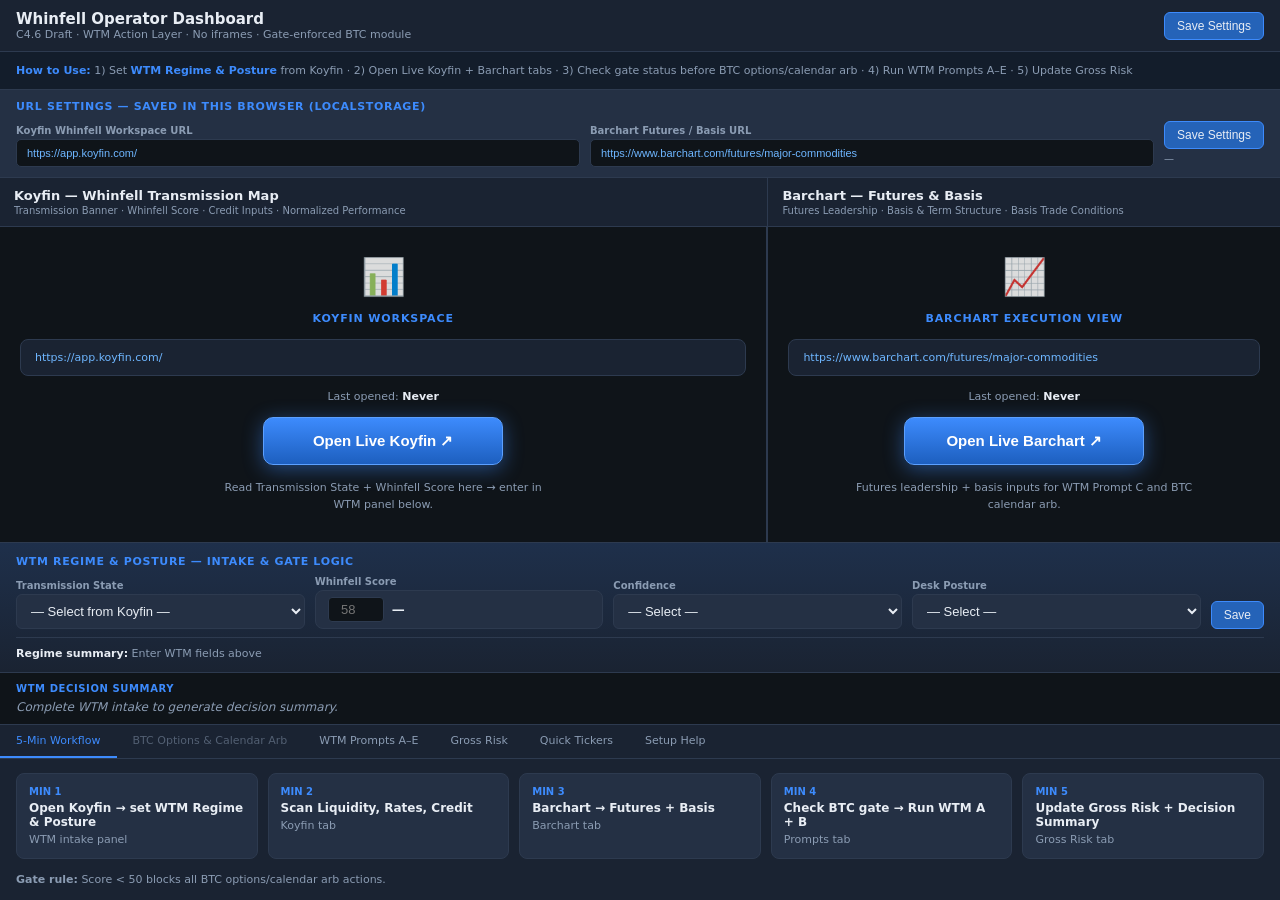
<file: 08_Deliverables/Whinfell_Operator_Dashboard.html>
<!DOCTYPE html>
<html lang="en">
<head>
  <meta charset="UTF-8" />
  <meta name="viewport" content="width=device-width, initial-scale=1.0" />
  <title>Whinfell Operator Dashboard — C4.6 Draft</title>
  <style>
    :root {
      --bg: #0f1419; --surface: #1a2332; --surface2: #243044; --border: #2d3a4f;
      --text: #e8edf4; --muted: #8b9cb3; --accent: #3d8bfd; --accent-dim: #2563b8;
      --green: #3dd68c; --amber: #f5a623; --red: #f56565;
      --font: "Segoe UI", system-ui, -apple-system, sans-serif;
    }
    * { box-sizing: border-box; margin: 0; padding: 0; }
    body {
      font-family: var(--font); background: var(--bg); color: var(--text);
      height: 100vh; display: flex; flex-direction: column; overflow: hidden;
    }
    header {
      display: flex; align-items: center; justify-content: space-between;
      padding: 10px 16px; background: var(--surface);
      border-bottom: 1px solid var(--border); flex-shrink: 0; gap: 12px;
    }
    header h1 { font-size: 15px; font-weight: 600; }
    header .meta { font-size: 11px; color: var(--muted); }
    .header-actions { display: flex; gap: 8px; }
    .btn {
      background: var(--surface2); border: 1px solid var(--border); color: var(--text);
      padding: 6px 12px; border-radius: 6px; font-size: 12px; cursor: pointer;
    }
    .btn:hover:not(:disabled) { background: var(--border); }
    .btn:disabled { opacity: 0.45; cursor: not-allowed; }
    .btn-primary { background: var(--accent-dim); border-color: var(--accent); }
    .btn-primary:hover:not(:disabled) { background: var(--accent); }
    .how-to-use {
      flex-shrink: 0; background: rgba(61, 139, 253, 0.08);
      border-bottom: 1px solid var(--border); padding: 10px 16px;
      font-size: 11px; color: var(--muted); line-height: 1.55;
    }
    .how-to-use strong { color: var(--accent); }
    .settings-bar {
      flex-shrink: 0; background: var(--surface2);
      border-bottom: 1px solid var(--border); padding: 10px 16px;
    }
    .settings-bar h2, .section-label {
      font-size: 11px; font-weight: 700; color: var(--accent);
      text-transform: uppercase; letter-spacing: 0.06em; margin-bottom: 8px;
    }
    .settings-grid {
      display: grid; grid-template-columns: 1fr 1fr auto; gap: 10px; align-items: end;
    }
    @media (max-width: 800px) { .settings-grid { grid-template-columns: 1fr; } }
    .settings-field label, .field label {
      display: block; font-size: 10px; color: var(--muted);
      margin-bottom: 3px; font-weight: 600;
    }
    .settings-field input {
      width: 100%; background: var(--bg); border: 1px solid var(--border);
      color: #6eb6ff; padding: 7px 10px; border-radius: 5px; font-size: 11px;
    }
    .save-status { font-size: 10px; color: var(--muted); min-height: 14px; margin-top: 4px; }
    .save-status.ok { color: var(--green); }
    .main-split {
      display: grid; grid-template-columns: 3fr 2fr; flex: 1;
      min-height: 0; gap: 1px; background: var(--border);
    }
    .pane { display: flex; flex-direction: column; background: var(--bg); min-height: 0; }
    .pane-header {
      padding: 10px 14px; background: var(--surface);
      border-bottom: 1px solid var(--border); flex-shrink: 0;
    }
    .pane-header h2 { font-size: 13px; font-weight: 700; margin-bottom: 2px; }
    .pane-header .sub { font-size: 10px; color: var(--muted); }
    .status-panel {
      flex: 1; display: flex; flex-direction: column;
      align-items: center; justify-content: center;
      padding: 24px 20px; text-align: center; gap: 14px;
    }
    .status-panel.koyfin { border-right: 1px solid var(--border); }
    .status-icon { font-size: 36px; opacity: 0.85; }
    .status-label { font-size: 11px; font-weight: 700; color: var(--accent); text-transform: uppercase; letter-spacing: 0.08em; }
    .status-url {
      font-size: 11px; color: #6eb6ff; word-break: break-all;
      max-width: 100%; background: var(--surface); padding: 10px 14px;
      border-radius: 8px; border: 1px solid var(--border); width: 100%;
      text-align: left; line-height: 1.4;
    }
    .status-url.empty { color: var(--muted); font-style: italic; }
    .status-meta { font-size: 11px; color: var(--muted); }
    .status-meta strong { color: var(--text); }
    .btn-live {
      background: linear-gradient(180deg, #3d8bfd 0%, #1d5fbf 100%);
      border: 1px solid #5ca0ff; color: #fff; font-weight: 700;
      font-size: 15px; padding: 14px 36px; border-radius: 10px; cursor: pointer;
      box-shadow: 0 4px 20px rgba(61, 139, 253, 0.45); min-width: 240px;
    }
    .btn-live:hover { filter: brightness(1.1); transform: translateY(-1px); }
    .status-hint { font-size: 11px; color: var(--muted); max-width: 340px; line-height: 1.55; }
    .utility {
      flex-shrink: 0; background: var(--surface);
      border-top: 1px solid var(--border); max-height: 48vh;
      display: flex; flex-direction: column;
    }
    .wtm-intake {
      flex-shrink: 0; padding: 12px 16px 10px;
      background: linear-gradient(180deg, rgba(61,139,253,0.12) 0%, var(--surface) 100%);
      border-bottom: 1px solid var(--border);
    }
    .wtm-intake-grid {
      display: grid; grid-template-columns: repeat(4, 1fr) auto; gap: 10px; align-items: end;
    }
    @media (max-width: 1000px) { .wtm-intake-grid { grid-template-columns: 1fr 1fr; } }
    .field input, .field select, .field textarea {
      width: 100%; background: var(--surface2); border: 1px solid var(--border);
      color: var(--text); padding: 8px 10px; border-radius: 6px; font-size: 13px;
    }
    .field textarea { min-height: 60px; resize: vertical; font-family: var(--font); }
    .score-badge {
      display: inline-flex; align-items: center; gap: 8px; padding: 6px 12px;
      border-radius: 8px; font-size: 13px; font-weight: 600;
      background: var(--surface2); border: 1px solid var(--border); width: 100%;
    }
    .score-badge input { width: 56px; text-align: center; background: var(--bg); border: 1px solid var(--border); color: var(--text); border-radius: 4px; padding: 4px; }
    .zone-green { border-color: var(--green); color: var(--green); }
    .zone-amber { border-color: var(--amber); color: var(--amber); }
    .zone-red { border-color: var(--red); color: var(--red); }
    .wtm-summary-bar {
      flex-shrink: 0; padding: 8px 16px; background: var(--bg);
      border-bottom: 1px solid var(--border); font-size: 12px; line-height: 1.5;
    }
    .wtm-summary-bar .label { font-size: 10px; font-weight: 700; color: var(--accent); text-transform: uppercase; letter-spacing: 0.06em; margin-bottom: 2px; }
    .wtm-summary-bar .text { color: var(--text); font-weight: 500; }
    .wtm-summary-bar .text.muted { color: var(--muted); font-weight: 400; font-style: italic; }
    .utility-tabs { display: flex; border-bottom: 1px solid var(--border); flex-shrink: 0; overflow-x: auto; }
    .tab {
      padding: 9px 16px; font-size: 11px; font-weight: 500; color: var(--muted);
      cursor: pointer; border-bottom: 2px solid transparent; white-space: nowrap;
    }
    .tab:hover { color: var(--text); }
    .tab.active { color: var(--accent); border-bottom-color: var(--accent); }
    .tab.gate-blocked-tab { opacity: 0.5; }
    .utility-body { overflow-y: auto; padding: 14px 16px; flex: 1; }
    .panel { display: none; } .panel.active { display: block; }
    .workflow-grid { display: grid; grid-template-columns: repeat(5, 1fr); gap: 10px; }
    @media (max-width: 900px) { .workflow-grid { grid-template-columns: 1fr 1fr; } }
    .wf-step {
      background: var(--surface2); border: 1px solid var(--border);
      border-radius: 8px; padding: 12px;
    }
    .wf-step .min { font-size: 10px; color: var(--accent); font-weight: 700; margin-bottom: 4px; }
    .wf-step .action { font-size: 12px; font-weight: 600; margin-bottom: 4px; }
    .wf-step .tool { font-size: 11px; color: var(--muted); }
    .prompt-list { display: flex; flex-direction: column; gap: 10px; }
    .prompt-card {
      background: var(--surface2); border: 1px solid var(--border);
      border-radius: 8px; padding: 12px;
    }
    .prompt-card header {
      background: none; border: none; padding: 0 0 8px 0;
      display: flex; justify-content: space-between; align-items: center;
    }
    .prompt-card h3 { font-size: 13px; font-weight: 600; }
    .prompt-card pre {
      font-size: 11px; line-height: 1.55; color: var(--muted);
      white-space: pre-wrap; background: var(--bg); padding: 10px;
      border-radius: 6px; border: 1px solid var(--border);
      font-family: "SF Mono", Consolas, monospace;
    }
    .prompt-card.btc-prompt { border-color: rgba(245, 166, 35, 0.4); }
    .copied { color: var(--green) !important; }
    .risk-grid {
      display: grid; grid-template-columns: repeat(auto-fill, minmax(200px, 1fr));
      gap: 12px; align-items: end;
    }
    .btc-card {
      background: var(--surface2); border: 1px solid var(--border);
      border-radius: 10px; padding: 16px; transition: opacity 0.2s;
    }
    .btc-card.gate-blocked {
      opacity: 0.45; pointer-events: none; filter: grayscale(0.6);
    }
    .btc-card.gate-blocked .gate-banner { display: block; }
    .gate-banner {
      display: none; padding: 8px 12px; margin-bottom: 12px;
      background: rgba(245, 101, 101, 0.15); border: 1px solid var(--red);
      border-radius: 6px; font-size: 11px; font-weight: 700; color: var(--red); text-align: center;
    }
    .btc-grid {
      display: grid; grid-template-columns: repeat(auto-fill, minmax(160px, 1fr));
      gap: 12px; align-items: end; margin-bottom: 14px;
    }
    .arb-output {
      display: grid; grid-template-columns: repeat(3, 1fr); gap: 10px; margin: 14px 0;
    }
    .arb-metric {
      background: var(--bg); border: 1px solid var(--border);
      border-radius: 8px; padding: 12px; text-align: center;
    }
    .arb-metric .val { font-size: 22px; font-weight: 700; color: var(--accent); }
    .arb-metric .lbl { font-size: 10px; color: var(--muted); margin-top: 4px; text-transform: uppercase; letter-spacing: 0.05em; }
    .gate-status-pill {
      display: inline-block; padding: 6px 14px; border-radius: 20px;
      font-size: 11px; font-weight: 700; letter-spacing: 0.04em;
    }
    .gate-status-pill.blocked { background: rgba(245,101,101,0.2); color: var(--red); border: 1px solid var(--red); }
    .gate-status-pill.client { background: rgba(245,166,35,0.2); color: var(--amber); border: 1px solid var(--amber); }
    .gate-status-pill.outright { background: rgba(61,221,140,0.2); color: var(--green); border: 1px solid var(--green); }
    .btc-actions { display: flex; gap: 10px; flex-wrap: wrap; align-items: center; margin-top: 12px; }
    .daily-rule {
      margin-top: 10px; padding: 10px 12px; background: var(--bg);
      border: 1px solid var(--amber); border-radius: 6px;
      font-size: 11px; color: var(--amber); line-height: 1.5;
    }
    .ticker-ref { margin-top: 12px; font-size: 11px; color: var(--muted); }
    .url-instructions {
      padding: 10px 12px; background: var(--bg); border: 1px solid var(--border);
      border-radius: 6px; font-size: 11px; color: var(--muted); line-height: 1.55;
    }
    .url-instructions ol { margin: 6px 0 0 18px; }
    .intake-summary-line {
      font-size: 11px; color: var(--muted); margin-top: 8px; padding-top: 8px;
      border-top: 1px solid var(--border); line-height: 1.5;
    }
    .intake-summary-line strong { color: var(--text); }
  </style>
</head>
<body>

<header>
  <div>
    <h1>Whinfell Operator Dashboard</h1>
    <div class="meta">C4.6 Draft · WTM Action Layer · No iframes · Gate-enforced BTC module</div>
  </div>
  <div class="header-actions">
    <button class="btn btn-primary" id="btnSave">Save Settings</button>
  </div>
</header>

<div class="how-to-use">
  <strong>How to Use:</strong>
  1) Set <strong>WTM Regime &amp; Posture</strong> from Koyfin ·
  2) Open Live Koyfin + Barchart tabs ·
  3) Check gate status before BTC options/calendar arb ·
  4) Run WTM Prompts A–E ·
  5) Update Gross Risk
</div>

<section class="settings-bar">
  <h2>URL Settings — saved in this browser (localStorage)</h2>
  <div class="settings-grid">
    <div class="settings-field">
      <label for="urlKoyfin">Koyfin Whinfell Workspace URL</label>
      <input type="url" id="urlKoyfin" placeholder="https://app.koyfin.com/your-workspace" />
    </div>
    <div class="settings-field">
      <label for="urlBarchart">Barchart Futures / Basis URL</label>
      <input type="url" id="urlBarchart" placeholder="https://www.barchart.com/futures/major-commodities" />
    </div>
    <div>
      <button class="btn btn-primary" id="btnSave2" style="width:100%">Save Settings</button>
      <div class="save-status" id="saveStatus">—</div>
    </div>
  </div>
</section>

<section class="main-split">
  <div class="pane">
    <div class="pane-header">
      <h2>Koyfin — Whinfell Transmission Map</h2>
      <div class="sub">Transmission Banner · Whinfell Score · Credit Inputs · Normalized Performance</div>
    </div>
    <div class="status-panel koyfin">
      <div class="status-icon">📊</div>
      <div class="status-label">Koyfin Workspace</div>
      <div class="status-url" id="displayUrlKoyfin">No URL saved — set above and Save Settings</div>
      <div class="status-meta">Last opened: <strong id="lastOpenedKoyfin">Never</strong></div>
      <button class="btn-live" id="btnOpenKoyfin">Open Live Koyfin ↗</button>
      <p class="status-hint">Read Transmission State + Whinfell Score here → enter in WTM panel below.</p>
    </div>
  </div>
  <div class="pane">
    <div class="pane-header">
      <h2>Barchart — Futures &amp; Basis</h2>
      <div class="sub">Futures Leadership · Basis &amp; Term Structure · Basis Trade Conditions</div>
    </div>
    <div class="status-panel">
      <div class="status-icon">📈</div>
      <div class="status-label">Barchart Execution View</div>
      <div class="status-url" id="displayUrlBarchart">No URL saved — set above and Save Settings</div>
      <div class="status-meta">Last opened: <strong id="lastOpenedBarchart">Never</strong></div>
      <button class="btn-live" id="btnOpenBarchart">Open Live Barchart ↗</button>
      <p class="status-hint">Futures leadership + basis inputs for WTM Prompt C and BTC calendar arb.</p>
    </div>
  </div>
</section>

<section class="utility">
  <div class="wtm-intake">
    <div class="section-label">WTM Regime &amp; Posture — Intake &amp; Gate Logic</div>
    <div class="wtm-intake-grid">
      <div class="field">
        <label for="transmissionState">Transmission State</label>
        <select id="transmissionState">
          <option value="">— Select from Koyfin —</option>
          <option value="normal">Normal</option>
          <option value="constructive">Constructive</option>
          <option value="fragile">Fragile</option>
          <option value="stressed">Stressed</option>
          <option value="impaired">Impaired</option>
          <option value="risk-off">Risk-Off</option>
        </select>
      </div>
      <div class="field">
        <label for="whinfellScore">Whinfell Score</label>
        <div class="score-badge" id="scoreBadge">
          <input type="number" id="whinfellScore" min="0" max="100" placeholder="58" />
          <span id="scoreZone">—</span>
        </div>
      </div>
      <div class="field">
        <label for="confidence">Confidence</label>
        <select id="confidence">
          <option value="">— Select —</option>
          <option value="high">High</option>
          <option value="medium">Medium</option>
          <option value="low">Low</option>
        </select>
      </div>
      <div class="field">
        <label for="deskPosture">Desk Posture</label>
        <select id="deskPosture">
          <option value="">— Select —</option>
          <option value="full">Full Gross (80+)</option>
          <option value="selective">Selective (65–79)</option>
          <option value="light">Light Gross (45–64)</option>
          <option value="defensive">Defensive (&lt;45)</option>
          <option value="flat">Flat / No New Risk</option>
        </select>
      </div>
      <div>
        <button class="btn btn-primary" id="btnSave3" style="width:100%">Save</button>
      </div>
    </div>
    <div class="intake-summary-line" id="intakeSummaryLine"><strong>Regime summary:</strong> Enter WTM fields above</div>
  </div>

  <div class="wtm-summary-bar">
    <div class="label">WTM Decision Summary</div>
    <div class="text muted" id="wtmDecisionSummary">Complete WTM intake to generate decision summary.</div>
  </div>

  <div class="utility-tabs">
    <div class="tab active" data-tab="workflow">5-Min Workflow</div>
    <div class="tab" data-tab="btc" id="tabBtc">BTC Options &amp; Calendar Arb</div>
    <div class="tab" data-tab="prompts">WTM Prompts A–E</div>
    <div class="tab" data-tab="risk">Gross Risk</div>
    <div class="tab" data-tab="tickers">Quick Tickers</div>
    <div class="tab" data-tab="setup">Setup Help</div>
  </div>
  <div class="utility-body">
    <div class="panel active" id="panel-workflow">
      <div class="workflow-grid">
        <div class="wf-step"><div class="min">MIN 1</div><div class="action">Open Koyfin → set WTM Regime &amp; Posture</div><div class="tool">WTM intake panel</div></div>
        <div class="wf-step"><div class="min">MIN 2</div><div class="action">Scan Liquidity, Rates, Credit</div><div class="tool">Koyfin tab</div></div>
        <div class="wf-step"><div class="min">MIN 3</div><div class="action">Barchart → Futures + Basis</div><div class="tool">Barchart tab</div></div>
        <div class="wf-step"><div class="min">MIN 4</div><div class="action">Check BTC gate → Run WTM A + B</div><div class="tool">Prompts tab</div></div>
        <div class="wf-step"><div class="min">MIN 5</div><div class="action">Update Gross Risk + Decision Summary</div><div class="tool">Gross Risk tab</div></div>
      </div>
      <p class="ticker-ref" style="margin-top:14px"><strong>Gate rule:</strong> Score &lt; 50 blocks all BTC options/calendar arb actions.</p>
    </div>

    <div class="panel" id="panel-btc">
      <div class="btc-card" id="btcCard">
        <div class="gate-banner" id="btcGateBanner">⛔ BTC MODULE BLOCKED — Whinfell Score &lt; 50</div>
        <div class="section-label" style="margin-bottom:12px">BTC Options &amp; Calendar Arb</div>
        <p class="ticker-ref" style="margin-bottom:12px">ArbScore helper: enter near/far calendar basis (bps). Formula: ΔBasis = Basis2 − Basis1 · ArbScore = clamp(50 + ΔBasis × 5, 0–100).</p>
        <div class="btc-grid">
          <div class="field"><label for="basis1">Basis1 — Near / Front (bps)</label><input type="number" id="basis1" step="0.1" placeholder="e.g. 12.5" /></div>
          <div class="field"><label for="basis2">Basis2 — Far / Back (bps)</label><input type="number" id="basis2" step="0.1" placeholder="e.g. 18.0" /></div>
          <div class="field"><label for="btcStructure">Structure Type</label>
            <select id="btcStructure">
              <option value="calendar">Calendar Spread</option>
              <option value="options">BTC Options</option>
              <option value="combo">Calendar + Options</option>
            </select>
          </div>
        </div>
        <div class="arb-output">
          <div class="arb-metric"><div class="val" id="deltaBasis">—</div><div class="lbl">ΔBasis (bps)</div></div>
          <div class="arb-metric"><div class="val" id="arbScore">—</div><div class="lbl">ArbScore</div></div>
          <div class="arb-metric"><div class="val" id="gateStatusLabel" style="font-size:14px">—</div><div class="lbl">Regime Gate</div></div>
        </div>
        <div class="btc-actions">
          <span class="gate-status-pill" id="gateStatusPill">—</span>
          <button class="btn" id="btnCopyPrompt3b">Copy Prompt ③b — BTC Calendar Arb Agent</button>
          <button class="btn" id="btnOpenIbit">Open IBIT on Barchart ↗</button>
        </div>
      </div>
    </div>

    <div class="panel" id="panel-prompts"><div class="prompt-list" id="promptList"></div></div>

    <div class="panel" id="panel-risk">
      <div class="risk-grid">
        <div class="field"><label>Gross Risk — Book A ($mm)</label><input type="number" id="grossA" step="0.1" /></div>
        <div class="field"><label>Gross Risk — Book B ($mm)</label><input type="number" id="grossB" step="0.1" /></div>
        <div class="field"><label>Total Gross</label><input type="text" id="grossTotal" readonly /></div>
        <div class="field">
          <label>Basis Preference</label>
          <select id="basisPref">
            <option value="">— Select —</option>
            <option value="client">Client Basis favored</option>
            <option value="outright">Outright Basis allowed</option>
            <option value="avoid">Avoid outright</option>
          </select>
        </div>
        <div class="field" style="grid-column:1/-1">
          <label>Watch Items / Handover</label>
          <textarea id="handoverNote" placeholder="Score, bias, risks, BTC gate status…"></textarea>
        </div>
      </div>
      <div class="daily-rule"><strong>Daily Rule:</strong> Update Gross Risk after morning review and after any material trade. Desk Posture set in WTM intake panel above.</div>
    </div>

    <div class="panel" id="panel-tickers">
      <p class="ticker-ref" style="margin-bottom:10px">C3 Master List — click to open Barchart:</p>
      <div id="tickerChips" style="display:flex;flex-wrap:wrap;gap:6px;"></div>
    </div>

    <div class="panel" id="panel-setup">
      <div class="url-instructions">
        <strong>C4.6 WTM Action Layer</strong>
        <ol>
          <li>Set <strong>WTM Regime &amp; Posture</strong> from Koyfin each morning</li>
          <li>Review <strong>WTM Decision Summary</strong> — gates enforce BTC actions automatically</li>
          <li>Score &lt; 50 → BTC module blocked · 50–64 → client-only · 65+ → outright allowed</li>
          <li>Use <strong>BTC Options &amp; Calendar Arb</strong> tab for ArbScore + Prompt ③b</li>
          <li>Run <strong>WTM Prompts A–E</strong> — copy on click</li>
        </ol>
        <p style="margin-top:10px"><strong>Architecture:</strong> No iframes. Control surface + WTM gates + action layer.</p>
      </div>
    </div>
  </div>
</section>

<script>
const STORAGE_KEY = 'whinfell_operator_v2';
const STORAGE_KEY_V1 = 'whinfell_operator_v1';
const DEFAULTS = {
  urlKoyfin: 'https://app.koyfin.com/',
  urlBarchart: 'https://www.barchart.com/futures/major-commodities',
};

const TRANSMISSION_LABELS = {
  normal: 'Normal', constructive: 'Constructive', fragile: 'Fragile',
  stressed: 'Stressed', impaired: 'Impaired', 'risk-off': 'Risk-Off',
};
const POSTURE_LABELS = {
  full: 'Full Gross', selective: 'Selective', light: 'Light Gross',
  defensive: 'Defensive', flat: 'Flat / No New Risk',
};
const CONFIDENCE_LABELS = { high: 'High', medium: 'Medium', low: 'Low' };

const PROMPT_3B = `WTM Prompt ③b — BTC Calendar Arb Agent

Context: Whinfell Transmission Model intake is complete. Use the following for BTC calendar spread / options evaluation.

Inputs required:
- Transmission State, Whinfell Score, Confidence, Desk Posture
- Basis1 (near), Basis2 (far), ΔBasis, ArbScore
- Regime gate status (blocked / client-only / outright allowed)

Task:
1) Confirm regime gate permits the proposed BTC structure
2) Evaluate calendar arb attractiveness from ΔBasis and ArbScore
3) Recommend client basis vs outright (respect gate: client-only if Score 50–64)
4) State max size, key risks, and invalidation levels
5) Output one-line WTM action: EXECUTE / WATCH / BLOCKED`;

const PROMPTS = [
  { id: 'A', title: 'WTM Transmission + Score Validation', text: `WTM Prompt A — Transmission State + Whinfell Score Read

Using current Koyfin Whinfell Transmission Map data:
1) Read Transmission State Banner — classify: Normal / Constructive / Fragile / Stressed / Impaired / Risk-Off
2) Report Whinfell Score (numeric + zone: Green / Amber / Red)
3) State Confidence (High / Medium / Low) based on cross-asset alignment
4) Recommend Desk Posture (Full / Selective / Light / Defensive / Flat)
5) One-sentence WTM positioning for gross exposure and basis preference` },
  { id: 'B', title: 'WTM Credit Confirmation Deep Dive', text: `WTM Prompt B — Credit Confirmation Deep Dive

Score all 8 Credit Confirmation components from base 50 (see C1 logic).
Report: component scores, net adjustment, final manual score vs dashboard score.
Recommend: Client Basis vs Outright Basis given current transmission state.
Flag any component diverging >1 zone from Whinfell Score.` },
  { id: 'C', title: 'WTM Futures Leadership + Basis Edge', text: `WTM Prompt C — Futures Leadership + Basis Edge

Using Barchart futures/basis data:
1) Which asset class leads risk appetite today?
2) Is leadership aligned with credit confirmation and WTM transmission state?
3) Client Basis vs Outright opportunities — rank top 3
4) Basis Edge Meter read — favorable / neutral / avoid outright` },
  { id: 'D', title: 'WTM Gross Risk Posture Decision', text: `WTM Prompt D — Gross Risk Posture Decision

Given: Whinfell Score, Desk Posture, Book A/B gross ($mm), regime gate status.
Recommend: hold / add / reduce gross. State max gross ceiling.
Align basis preference with WTM gate (blocked BTC if Score < 50).` },
  { id: 'E', title: 'WTM Divergence + Shift Handover', text: `WTM Prompt E — Divergence Check + Shift Handover

1) Cross-check credit vs equities vs crypto (IBIT) vs Financials — top 3 divergences
2) Which WTM signal to trust when divergent?
3) Handover note: Score, zone, Desk Posture, gross risk, basis pref, BTC gate, top 3 watch items, prompts run today.` },
  { id: '③b', title: 'BTC Calendar Arb Agent', text: PROMPT_3B, btc: true },
];

const TICKERS = ['HYG','LQD','XLF','XLU','SPY','IWM','IBIT','CL','RB','ES','RTY','GC'];

function loadSettings() {
  try {
    let raw = localStorage.getItem(STORAGE_KEY);
    if (!raw) {
      const v1raw = localStorage.getItem(STORAGE_KEY_V1);
      if (v1raw) {
        const v1 = JSON.parse(v1raw);
        return { ...DEFAULTS, ...v1, _migrated: true };
      }
    }
    return raw ? { ...DEFAULTS, ...JSON.parse(raw) } : { ...DEFAULTS };
  } catch { return { ...DEFAULTS }; }
}

function collectFormData() {
  return {
    urlKoyfin: document.getElementById('urlKoyfin').value,
    urlBarchart: document.getElementById('urlBarchart').value,
    transmissionState: document.getElementById('transmissionState').value,
    whinfellScore: document.getElementById('whinfellScore').value,
    confidence: document.getElementById('confidence').value,
    deskPosture: document.getElementById('deskPosture').value,
    basis1: document.getElementById('basis1').value,
    basis2: document.getElementById('basis2').value,
    btcStructure: document.getElementById('btcStructure').value,
    grossA: document.getElementById('grossA').value,
    grossB: document.getElementById('grossB').value,
    basisPref: document.getElementById('basisPref').value,
    handoverNote: document.getElementById('handoverNote').value,
    lastOpenedKoyfin: document.getElementById('lastOpenedKoyfin').dataset.ts || null,
    lastOpenedBarchart: document.getElementById('lastOpenedBarchart').dataset.ts || null,
    savedAt: new Date().toISOString(),
  };
}

function saveSettings() {
  const data = collectFormData();
  localStorage.setItem(STORAGE_KEY, JSON.stringify(data));
  document.getElementById('saveStatus').textContent = 'Saved · ' + new Date().toLocaleString();
  document.getElementById('saveStatus').classList.add('ok');
  updateStatusPanels();
  updateWtmLogic();
  ['btnSave','btnSave2','btnSave3'].forEach(id => {
    const b = document.getElementById(id);
    const o = b.textContent; b.textContent = 'Saved ✓';
    setTimeout(() => b.textContent = o, 1200);
  });
}

function applySettings(s) {
  document.getElementById('urlKoyfin').value = s.urlKoyfin || DEFAULTS.urlKoyfin;
  document.getElementById('urlBarchart').value = s.urlBarchart || DEFAULTS.urlBarchart;
  if (s.transmissionState) document.getElementById('transmissionState').value = s.transmissionState;
  if (s.whinfellScore != null && s.whinfellScore !== '') document.getElementById('whinfellScore').value = s.whinfellScore;
  if (s.confidence) document.getElementById('confidence').value = s.confidence;
  if (s.deskPosture) document.getElementById('deskPosture').value = s.deskPosture;
  else if (s.posture) document.getElementById('deskPosture').value = s.posture;
  if (s.basis1 != null && s.basis1 !== '') document.getElementById('basis1').value = s.basis1;
  if (s.basis2 != null && s.basis2 !== '') document.getElementById('basis2').value = s.basis2;
  if (s.btcStructure) document.getElementById('btcStructure').value = s.btcStructure;
  if (s.grossA != null) document.getElementById('grossA').value = s.grossA;
  if (s.grossB != null) document.getElementById('grossB').value = s.grossB;
  if (s.basisPref) document.getElementById('basisPref').value = s.basisPref;
  if (s.handoverNote) document.getElementById('handoverNote').value = s.handoverNote;
  setLastOpened('lastOpenedKoyfin', s.lastOpenedKoyfin);
  setLastOpened('lastOpenedBarchart', s.lastOpenedBarchart);
  updateGrossTotal();
  updateWtmLogic();
  updateStatusPanels();
  if (s.savedAt) {
    document.getElementById('saveStatus').textContent = 'Saved · ' + new Date(s.savedAt).toLocaleString();
    document.getElementById('saveStatus').classList.add('ok');
  }
}

function setLastOpened(elId, iso) {
  const el = document.getElementById(elId);
  if (iso) { el.textContent = new Date(iso).toLocaleString(); el.dataset.ts = iso; }
  else { el.textContent = 'Never'; delete el.dataset.ts; }
}

function updateStatusPanels() {
  const k = document.getElementById('urlKoyfin').value.trim();
  const b = document.getElementById('urlBarchart').value.trim();
  const dk = document.getElementById('displayUrlKoyfin');
  const db = document.getElementById('displayUrlBarchart');
  dk.textContent = k || 'No URL saved — set above and Save Settings';
  db.textContent = b || 'No URL saved — set above and Save Settings';
  dk.classList.toggle('empty', !k);
  db.classList.toggle('empty', !b);
}

function openLive(source) {
  const isKoyfin = source === 'koyfin';
  const inputId = isKoyfin ? 'urlKoyfin' : 'urlBarchart';
  const lastId = isKoyfin ? 'lastOpenedKoyfin' : 'lastOpenedBarchart';
  const url = document.getElementById(inputId).value.trim();
  if (!url) { alert('Please set and save a URL first.'); return; }
  window.open(url, '_blank', 'noopener');
  const now = new Date().toISOString();
  setLastOpened(lastId, now);
  const s = loadSettings();
  Object.assign(s, collectFormData());
  s[lastId] = now;
  if (isKoyfin) s.urlKoyfin = url; else s.urlBarchart = url;
  localStorage.setItem(STORAGE_KEY, JSON.stringify(s));
}

function getScoreZone(v) {
  if (isNaN(v)) return '—';
  if (v >= 80) return 'Green';
  if (v >= 65) return 'Amber · Constructive';
  if (v >= 45) return 'Amber · Fragile';
  if (v >= 25) return 'Red · Impaired';
  return 'Red · Risk-Off';
}

function getBtcGate(score) {
  if (isNaN(score)) return { key: 'unknown', label: 'SET SCORE', pillClass: 'blocked', blocked: true };
  if (score < 50) return { key: 'blocked', label: 'BLOCKED', pillClass: 'blocked', blocked: true };
  if (score < 65) return { key: 'client', label: 'CLIENT-ONLY', pillClass: 'client', blocked: false };
  return { key: 'outright', label: 'OUTRIGHT ALLOWED', pillClass: 'outright', blocked: false };
}

function calcArb(b1, b2) {
  if (b1 === '' || b2 === '' || isNaN(b1) || isNaN(b2)) return { delta: null, arb: null };
  const delta = parseFloat(b2) - parseFloat(b1);
  const arb = Math.min(100, Math.max(0, 50 + delta * 5));
  return { delta, arb };
}

function updateScoreZone() {
  const v = parseInt(document.getElementById('whinfellScore').value, 10);
  const el = document.getElementById('scoreZone');
  const badge = document.getElementById('scoreBadge');
  badge.classList.remove('zone-green','zone-amber','zone-red');
  const zone = getScoreZone(v);
  el.textContent = zone;
  if (isNaN(v)) return;
  if (v >= 80) badge.classList.add('zone-green');
  else if (v >= 45) badge.classList.add('zone-amber');
  else badge.classList.add('zone-red');
}

function updateGrossTotal() {
  const a = parseFloat(document.getElementById('grossA').value) || 0;
  const b = parseFloat(document.getElementById('grossB').value) || 0;
  document.getElementById('grossTotal').value = (a + b).toFixed(1) + ' $mm';
}

function updateWtmLogic() {
  updateScoreZone();
  const tx = document.getElementById('transmissionState').value;
  const score = parseInt(document.getElementById('whinfellScore').value, 10);
  const conf = document.getElementById('confidence').value;
  const posture = document.getElementById('deskPosture').value;
  const b1 = document.getElementById('basis1').value;
  const b2 = document.getElementById('basis2').value;
  const gate = getBtcGate(score);
  const { delta, arb } = calcArb(b1, b2);

  const txLabel = TRANSMISSION_LABELS[tx] || '—';
  const confLabel = CONFIDENCE_LABELS[conf] || '—';
  const postLabel = POSTURE_LABELS[posture] || '—';
  const zone = getScoreZone(score);

  const intakeParts = [];
  if (tx) intakeParts.push(txLabel);
  if (!isNaN(score)) intakeParts.push(`Score ${score} (${zone})`);
  if (conf) intakeParts.push(`${confLabel} confidence`);
  if (posture) intakeParts.push(postLabel);
  intakeParts.push(`BTC gate: ${gate.label}`);
  document.getElementById('intakeSummaryLine').innerHTML =
    '<strong>Regime summary:</strong> ' + (intakeParts.length > 1 ? intakeParts.join(' · ') : 'Enter WTM fields above');

  const summaryEl = document.getElementById('wtmDecisionSummary');
  if (!tx && isNaN(score)) {
    summaryEl.textContent = 'Complete WTM intake to generate decision summary.';
    summaryEl.classList.add('muted');
  } else {
    let summary = `WTM: ${txLabel} transmission`;
    if (!isNaN(score)) summary += ` · Score ${score} (${zone})`;
    if (conf) summary += ` · ${confLabel} confidence`;
    if (posture) summary += ` · Posture: ${postLabel}`;
    summary += ` · BTC: ${gate.label}`;
    if (delta !== null) summary += ` · ΔBasis ${delta.toFixed(1)} bps · ArbScore ${arb.toFixed(0)}`;
    if (gate.blocked) summary += ' · ACTION: No BTC options/calendar arb';
    else if (gate.key === 'client') summary += ' · ACTION: Client basis only for BTC structures';
    else if (gate.key === 'outright') summary += ' · ACTION: Outright BTC structures permitted if ArbScore supports';
    summaryEl.textContent = summary;
    summaryEl.classList.remove('muted');
  }

  document.getElementById('deltaBasis').textContent = delta !== null ? delta.toFixed(1) : '—';
  document.getElementById('arbScore').textContent = arb !== null ? arb.toFixed(0) : '—';
  document.getElementById('gateStatusLabel').textContent = gate.label;
  const pill = document.getElementById('gateStatusPill');
  pill.textContent = gate.label;
  pill.className = 'gate-status-pill ' + gate.pillClass;

  const btcCard = document.getElementById('btcCard');
  const tabBtc = document.getElementById('tabBtc');
  btcCard.classList.toggle('gate-blocked', gate.blocked);
  tabBtc.classList.toggle('gate-blocked-tab', gate.blocked);
  document.getElementById('btnCopyPrompt3b').disabled = gate.blocked;
}

function renderPrompts() {
  document.getElementById('promptList').innerHTML = PROMPTS.map(p => `
    <div class="prompt-card${p.btc ? ' btc-prompt' : ''}">
      <header><h3>WTM Prompt ${p.id} — ${p.title}</h3>
      <button class="btn copy-btn" data-text="${encodeURIComponent(p.text)}">Copy</button></header>
      <pre>${p.text}</pre>
    </div>`).join('');
  document.querySelectorAll('.copy-btn').forEach(btn => {
    btn.addEventListener('click', async () => {
      await navigator.clipboard.writeText(decodeURIComponent(btn.dataset.text));
      btn.textContent = 'Copied ✓';
      btn.classList.add('copied');
      setTimeout(() => { btn.textContent = 'Copy'; btn.classList.remove('copied'); }, 2000);
    });
  });
}

function renderTickers() {
  document.getElementById('tickerChips').innerHTML = TICKERS.map(t =>
    `<button class="btn" data-t="${t}">${t}</button>`).join('');
  document.querySelectorAll('#tickerChips .btn').forEach(btn => {
    btn.onclick = () => window.open(`https://www.barchart.com/stocks/quotes/${btn.dataset.t}`, '_blank');
  });
}

function markUnsaved() {
  document.getElementById('saveStatus').textContent = 'Unsaved — click Save Settings';
  document.getElementById('saveStatus').classList.remove('ok');
}

document.querySelectorAll('.tab').forEach(tab => {
  tab.onclick = () => {
    document.querySelectorAll('.tab').forEach(t => t.classList.remove('active'));
    document.querySelectorAll('.panel').forEach(p => p.classList.remove('active'));
    tab.classList.add('active');
    document.getElementById('panel-' + tab.dataset.tab).classList.add('active');
  };
});

document.getElementById('btnSave').onclick = saveSettings;
document.getElementById('btnSave2').onclick = saveSettings;
document.getElementById('btnSave3').onclick = saveSettings;
document.getElementById('btnOpenKoyfin').onclick = () => openLive('koyfin');
document.getElementById('btnOpenBarchart').onclick = () => openLive('barchart');
document.getElementById('btnCopyPrompt3b').onclick = async () => {
  await navigator.clipboard.writeText(PROMPT_3B);
  const b = document.getElementById('btnCopyPrompt3b');
  b.textContent = 'Copied ✓';
  setTimeout(() => b.textContent = 'Copy Prompt ③b — BTC Calendar Arb Agent', 2000);
};
document.getElementById('btnOpenIbit').onclick = () => window.open('https://www.barchart.com/stocks/quotes/IBIT', '_blank');

['urlKoyfin','urlBarchart'].forEach(id => document.getElementById(id).onchange = () => { updateStatusPanels(); markUnsaved(); });
['transmissionState','confidence','deskPosture','basis1','basis2','btcStructure','basisPref','handoverNote'].forEach(id => {
  document.getElementById(id).onchange = () => { updateWtmLogic(); markUnsaved(); };
});
['grossA','grossB'].forEach(id => document.getElementById(id).oninput = () => { updateGrossTotal(); markUnsaved(); });
document.getElementById('whinfellScore').oninput = () => { updateWtmLogic(); markUnsaved(); };
['basis1','basis2'].forEach(id => document.getElementById(id).oninput = () => { updateWtmLogic(); markUnsaved(); });

applySettings(loadSettings());
renderPrompts();
renderTickers();
updateWtmLogic();
</script>
</body>
</html>
</file>
